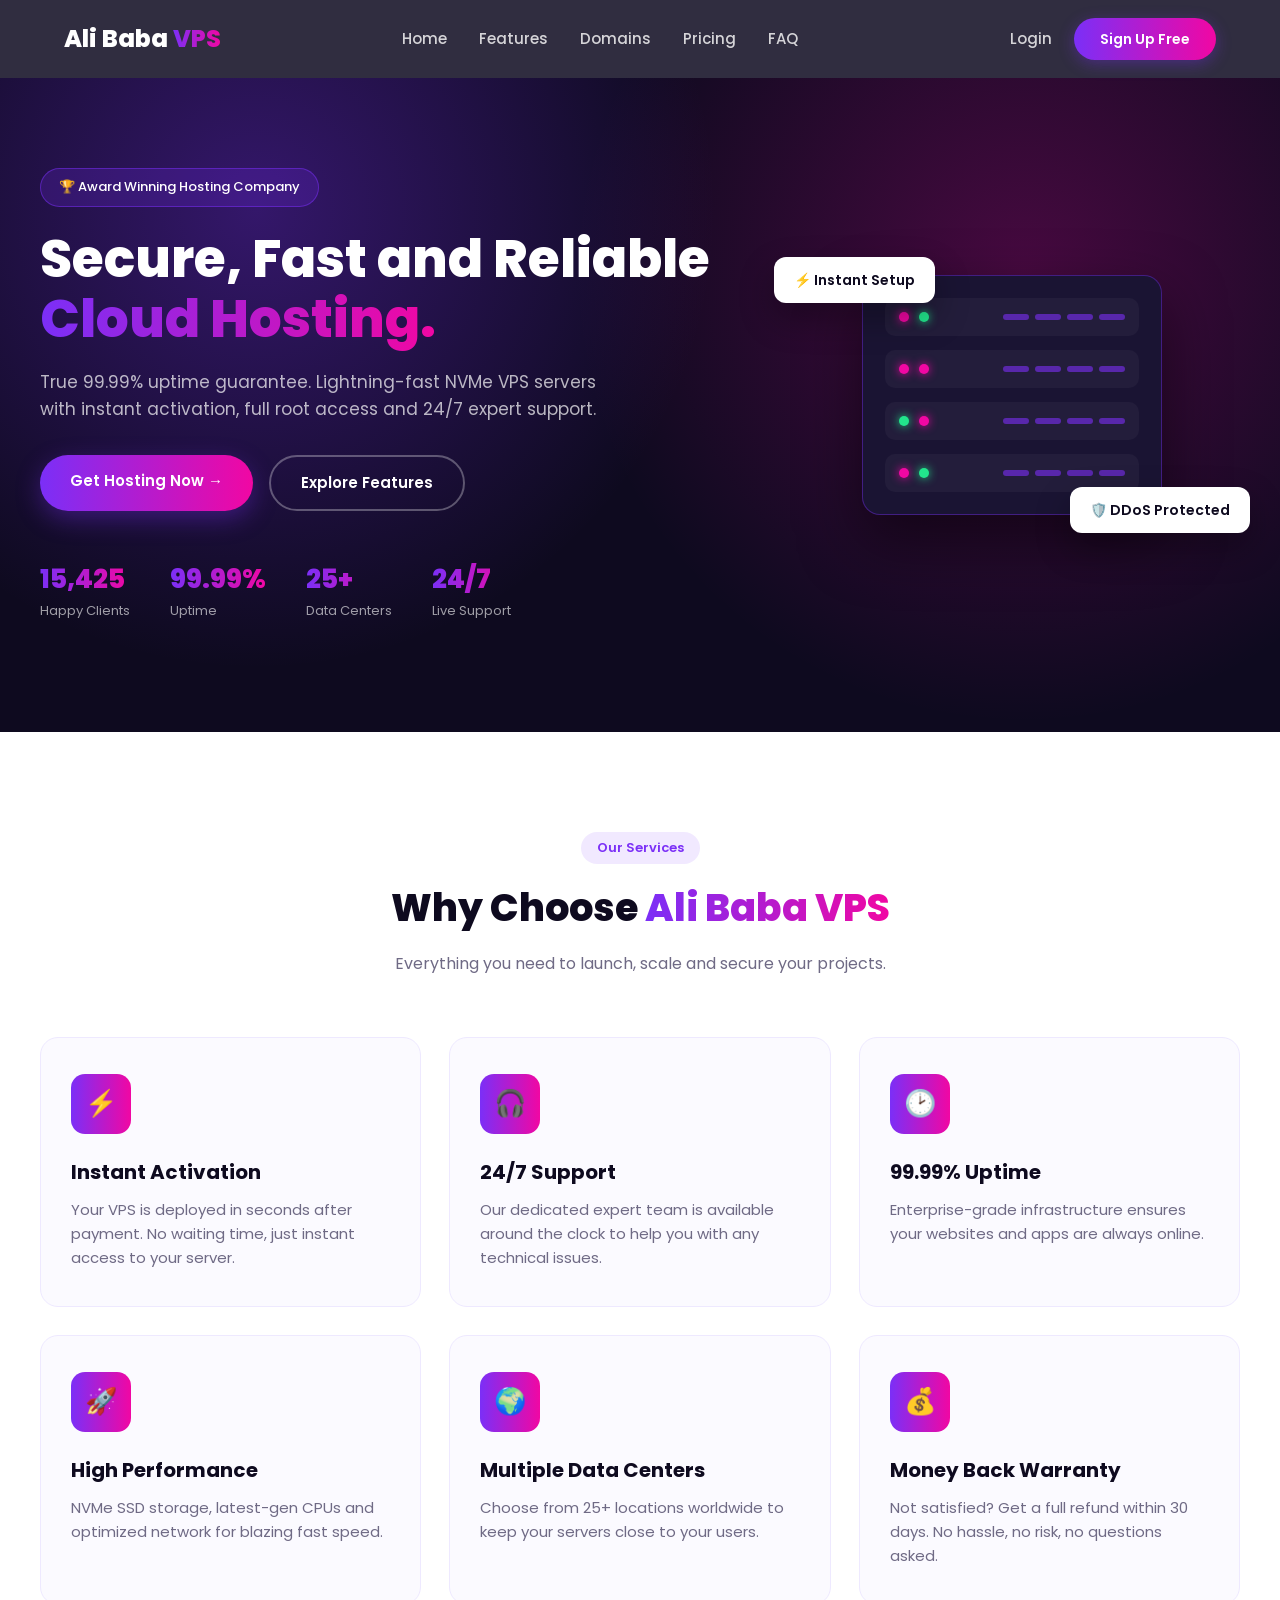
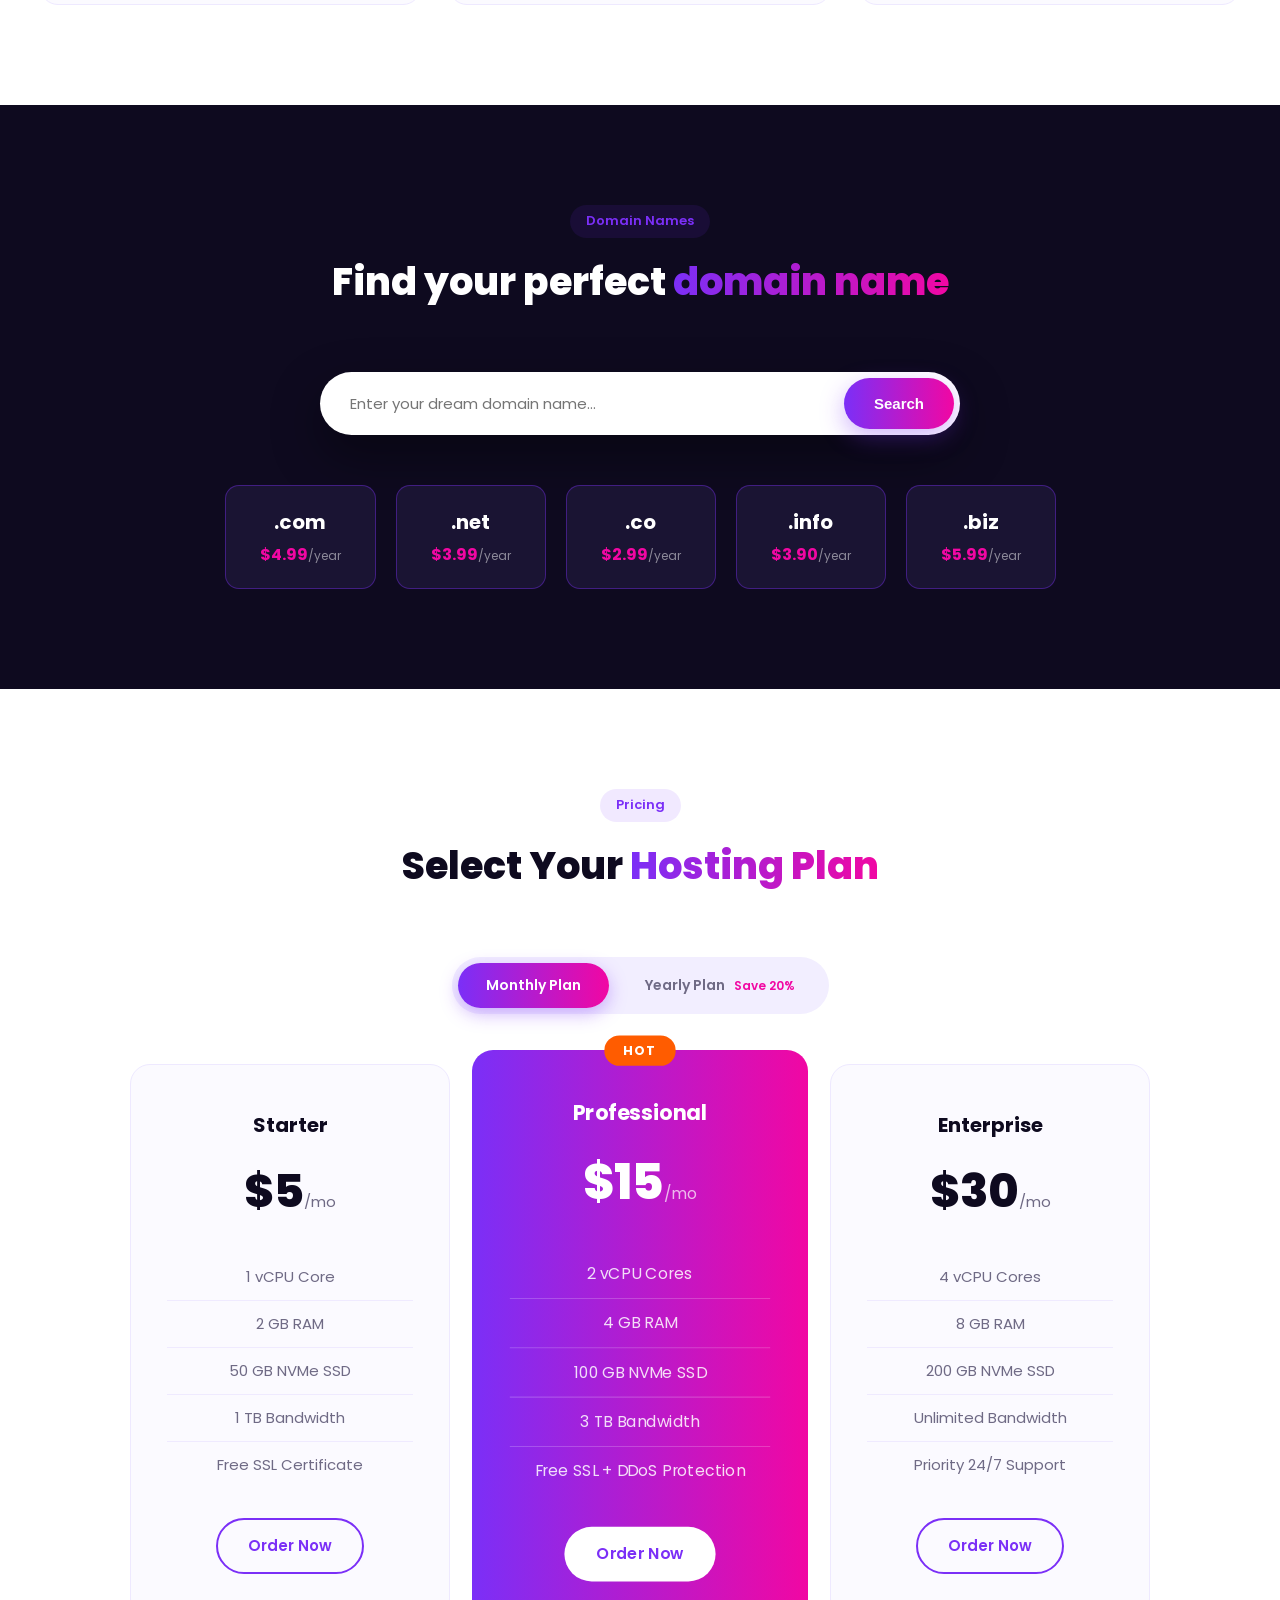
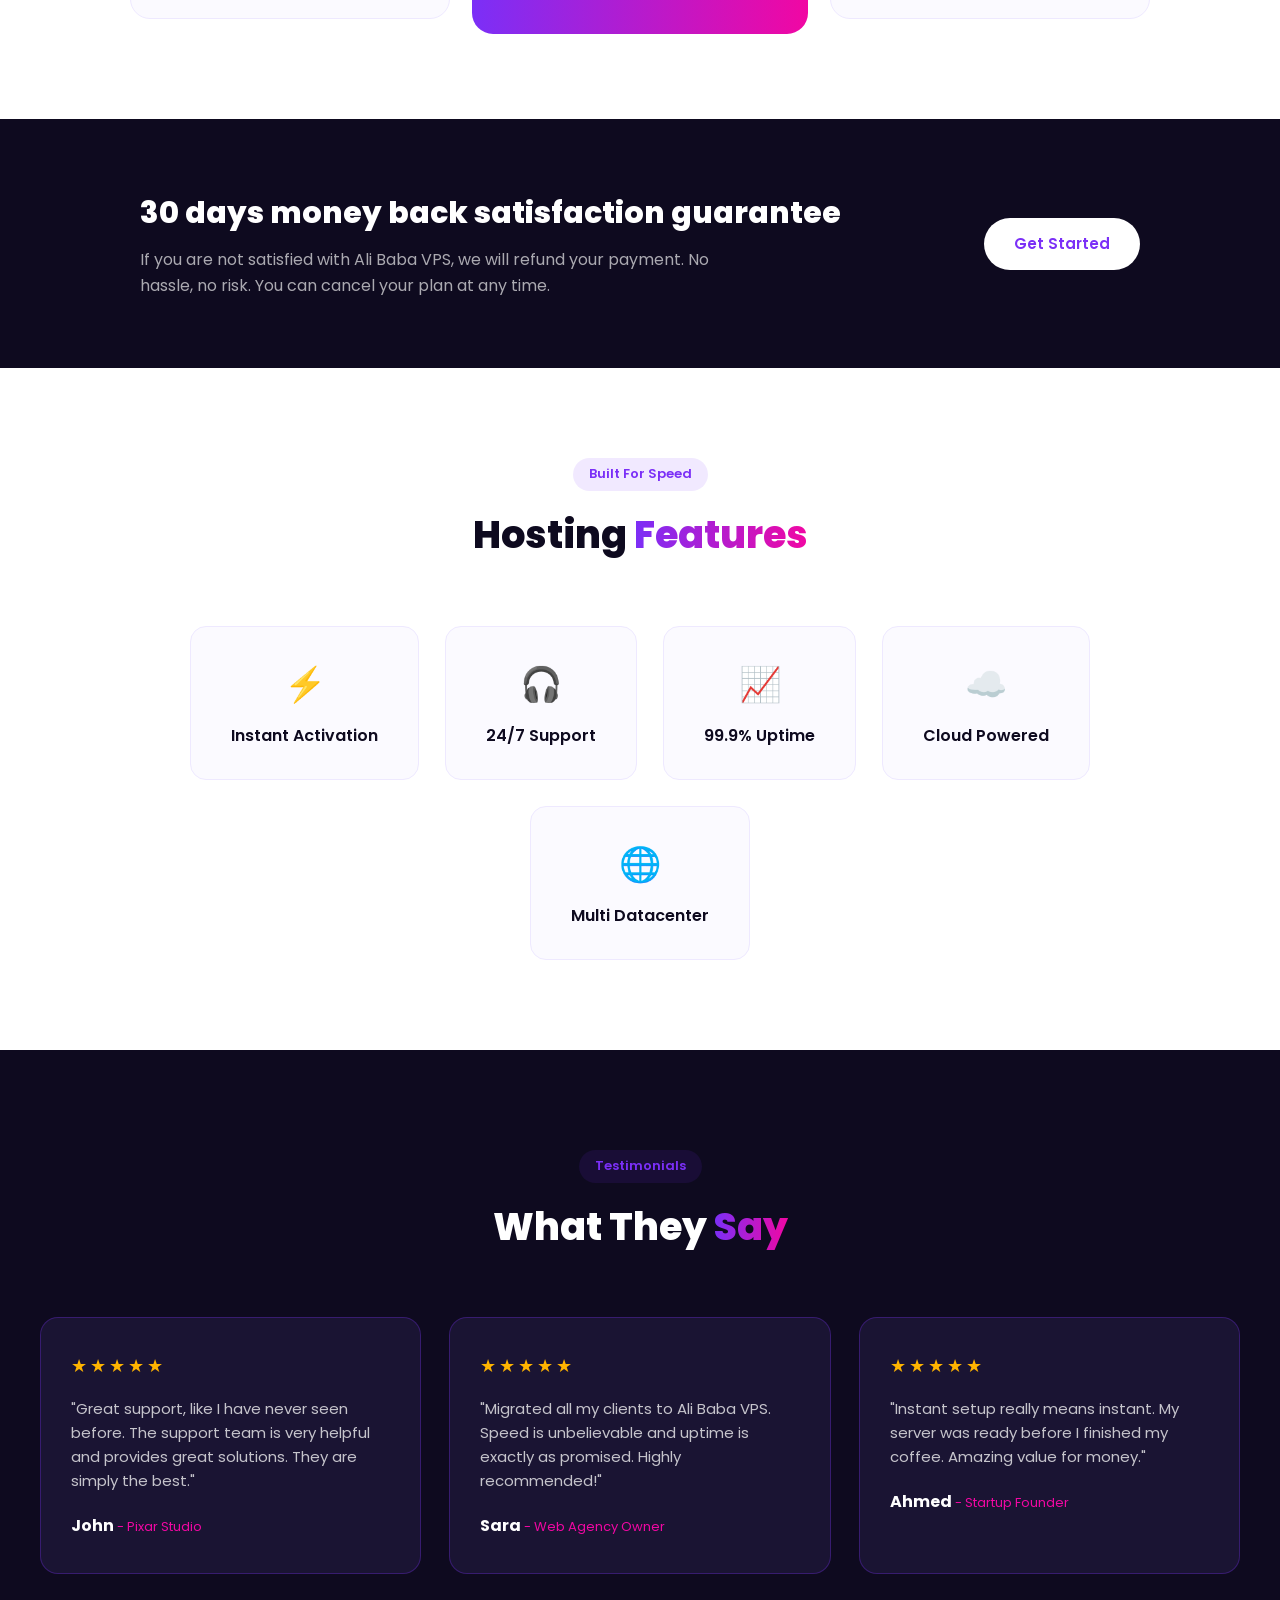
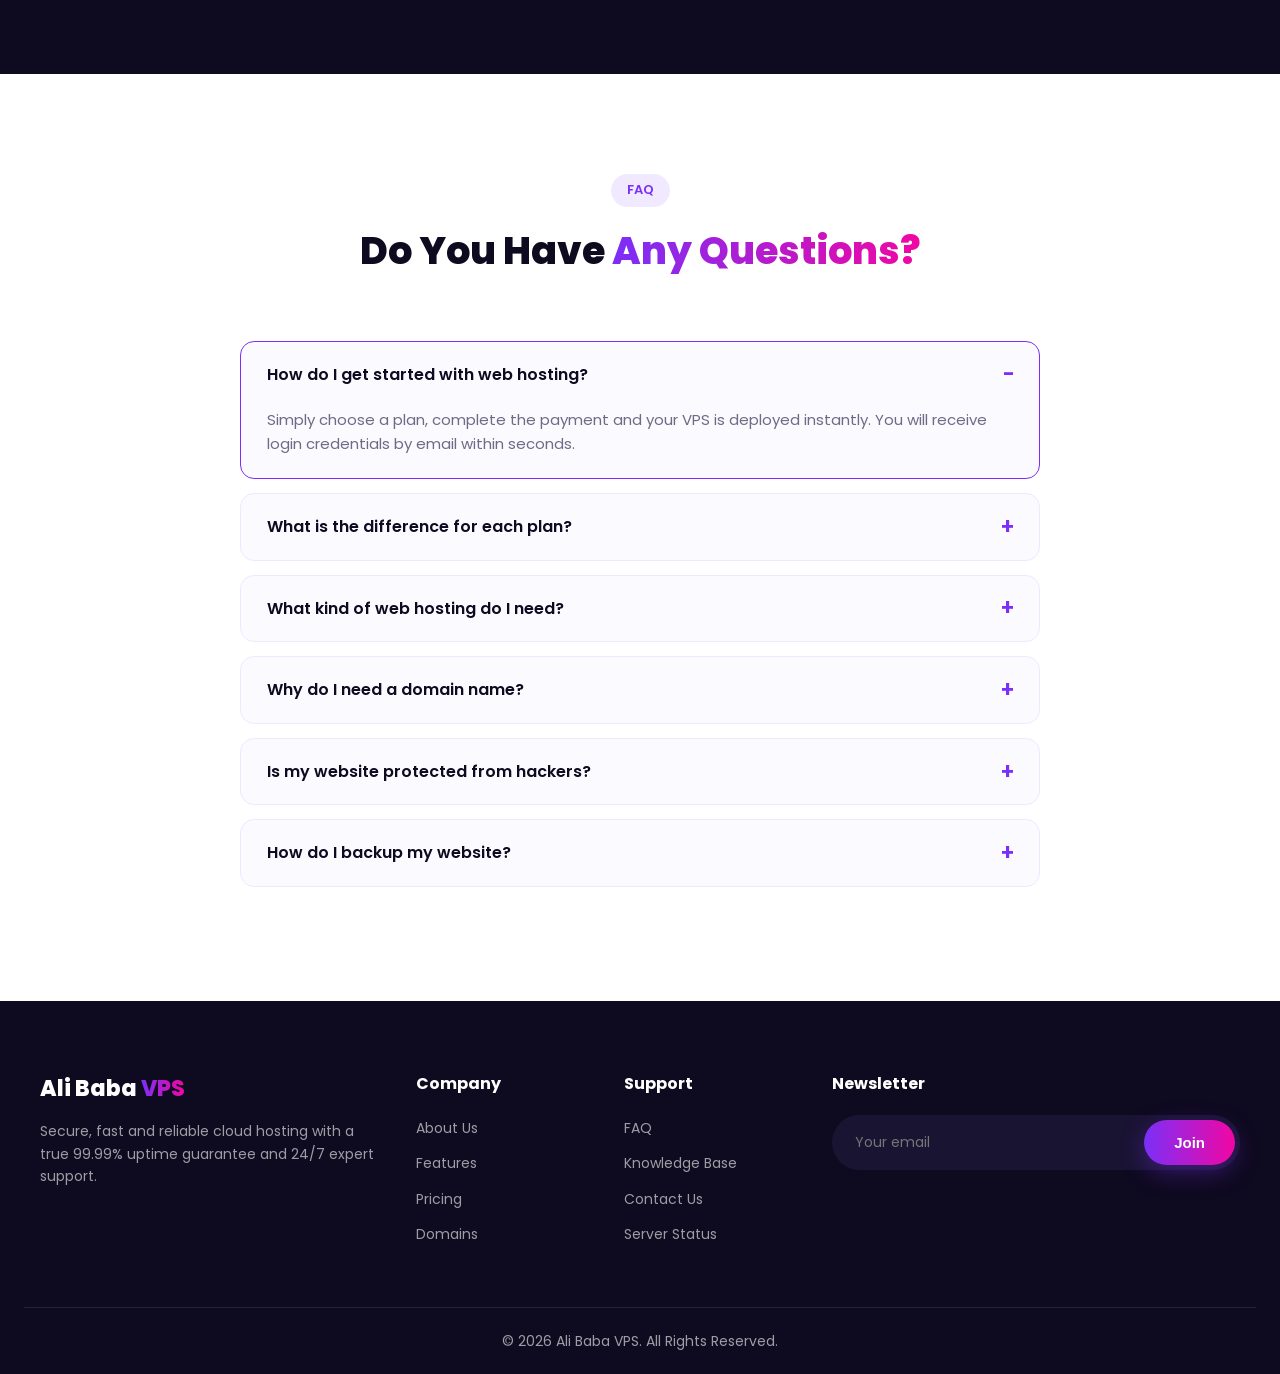
<file: index.html>
<!DOCTYPE html>
<html lang="en">
<head>
<meta charset="UTF-8">
<meta name="viewport" content="width=device-width, initial-scale=1.0">
<title>Ali Baba VPS | Secure, Fast & Reliable Cloud Hosting</title>
<meta name="description" content="Ali Baba VPS - Award winning VPS hosting with 99.99% uptime, 24/7 support and instant activation.">
<link rel="preconnect" href="https://fonts.googleapis.com">
<link href="https://fonts.googleapis.com/css2?family=Poppins:wght@300;400;500;600;700;800&display=swap" rel="stylesheet">
<link rel="stylesheet" href="style.css">

        <meta property="og:title" content="Ali Baba Store" />
        <meta property="og:description" content="Ali Baba Store Ã¢ÂÂ Buy quality products online at best prices. Fast delivery & secure checkout." />
        <meta property="og:type" content="website" />
        <meta property="og:url" content="https://ikramullahk09800.github.io/Ali-Baba/" />
        <meta property="og:image" content="https://ikramullahk09800.github.io/Ali-Baba/og-image.jpg" />
        <meta name="twitter:card" content="summary_large_image" />
        <meta name="twitter:title" content="Ali Baba Store" />
        <meta name="twitter:description" content="Ali Baba Store Ã¢ÂÂ Buy quality products online at best prices. Fast delivery & secure checkout." />
        <link rel="canonical" href="https://ikramullahk09800.github.io/Ali-Baba/index.html" />
        <script type="application/ld+json">
        {
          "@context": "https://schema.org",
          "@type": "WebSite",
          "name": "Ali Baba Store",
          "description": "Ali Baba Store Ã¢ÂÂ Buy quality products online at best prices. Fast delivery & secure checkout.",
          "url": "https://ikramullahk09800.github.io/Ali-Baba/"
        }
        </script>
    </head>
<body>

<header>
  <nav class="nav"> <a href="#home" class="logo">Ali Baba <span>VPS</span></a> <ul class="nav-links"> <li><a href="#home">Home</a></li> <li><a href="#features">Features</a></li> <li><a href="#domains">Domains</a></li> <li><a href="#pricing">Pricing</a></li> <li><a href="#faq">FAQ</a></li> <li></li>
</ul> <div style="display:flex;align-items:center;gap:22px"><a href="login.html" style="color:rgba(255,255,255,.8);font-weight:500;font-size:15px;text-decoration:none">Login</a><a href="signup.html" style="background:linear-gradient(90deg,#7b2ff7,#f107a3);color:#fff;padding:10px 26px;border-radius:50px;font-weight:600;font-size:14px;text-decoration:none;box-shadow:0 4px 15px rgba(123,47,247,.35)">Sign Up Free</a></div></nav>
</header>

<section class="hero" id="home">
  <div class="hero-inner">
    <div class="hero-text">
      <span class="hero-badge">&#127942; Award Winning Hosting Company</span>
      <h1>Secure, Fast and Reliable <span class="grad">Cloud Hosting.</span></h1>
      <p>True 99.99% uptime guarantee. Lightning-fast NVMe VPS servers with instant activation, full root access and 24/7 expert support.</p>
      <div class="hero-buttons">
        <a href="#pricing" class="btn btn-primary">Get Hosting Now &rarr;</a>
        <a href="#features" class="btn btn-ghost">Explore Features</a>
      </div>
      <div class="hero-stats">
        <div class="stat"><h3>15,425</h3><p>Happy Clients</p></div>
        <div class="stat"><h3>99.99%</h3><p>Uptime</p></div>
        <div class="stat"><h3>25+</h3><p>Data Centers</p></div>
        <div class="stat"><h3>24/7</h3><p>Live Support</p></div>
      </div>
    </div>
    <div class="hero-visual">
      <div class="server">
        <div class="server-row"><span class="led"></span><span class="led green"></span><div class="bars"><i></i><i></i><i></i><i></i></div></div>
        <div class="server-row"><span class="led"></span><span class="led"></span><div class="bars"><i></i><i></i><i></i><i></i></div></div>
        <div class="server-row"><span class="led green"></span><span class="led"></span><div class="bars"><i></i><i></i><i></i><i></i></div></div>
        <div class="server-row"><span class="led"></span><span class="led green"></span><div class="bars"><i></i><i></i><i></i><i></i></div></div>
      </div>
      <div class="float-card fc1">&#9889; Instant Setup</div>
      <div class="float-card fc2">&#128737;&#65039; DDoS Protected</div>
    </div>
  </div>
</section>

<section class="features" id="features">
  <div class="section-head">
    <span class="tag">Our Services</span>
    <h2>Why Choose <span class="grad">Ali Baba VPS</span></h2>
    <p>Everything you need to launch, scale and secure your projects.</p>
  </div>
  <div class="cards">
    <div class="card"><div class="icon">&#9889;</div><h3>Instant Activation</h3><p>Your VPS is deployed in seconds after payment. No waiting time, just instant access to your server.</p></div>
    <div class="card"><div class="icon">&#127911;</div><h3>24/7 Support</h3><p>Our dedicated expert team is available around the clock to help you with any technical issues.</p></div>
    <div class="card"><div class="icon">&#128337;</div><h3>99.99% Uptime</h3><p>Enterprise-grade infrastructure ensures your websites and apps are always online.</p></div>
    <div class="card"><div class="icon">&#128640;</div><h3>High Performance</h3><p>NVMe SSD storage, latest-gen CPUs and optimized network for blazing fast speed.</p></div>
    <div class="card"><div class="icon">&#127757;</div><h3>Multiple Data Centers</h3><p>Choose from 25+ locations worldwide to keep your servers close to your users.</p></div>
    <div class="card"><div class="icon">&#128176;</div><h3>Money Back Warranty</h3><p>Not satisfied? Get a full refund within 30 days. No hassle, no risk, no questions asked.</p></div>
  </div>
</section>

<section class="domains" id="domains">
  <div class="section-head">
    <span class="tag">Domain Names</span>
    <h2>Find your perfect <span class="grad">domain name</span></h2>
  </div>
  <form class="domain-search" onsubmit="return false;">
    <input type="text" placeholder="Enter your dream domain name...">
    <button class="btn btn-primary" type="submit">Search</button>
  </form>
  <div class="domain-prices">
    <div class="tld"><h4>.com</h4><p>$4.99<span>/year</span></p></div>
    <div class="tld"><h4>.net</h4><p>$3.99<span>/year</span></p></div>
    <div class="tld"><h4>.co</h4><p>$2.99<span>/year</span></p></div>
    <div class="tld"><h4>.info</h4><p>$3.90<span>/year</span></p></div>
    <div class="tld"><h4>.biz</h4><p>$5.99<span>/year</span></p></div>
  </div>
</section>

<section class="pricing" id="pricing">
  <div class="section-head">
    <span class="tag">Pricing</span>
    <h2>Select Your <span class="grad">Hosting Plan</span></h2>
  </div>
  <div class="billing-toggle">
    <button class="toggle-btn active" data-billing="monthly">Monthly Plan</button>
    <button class="toggle-btn" data-billing="yearly">Yearly Plan <em>Save 20%</em></button>
  </div>
  <div class="pricing-cards">
    <div class="price-card">
      <h3>Starter</h3>
      <div class="price">$<span class="amount" data-monthly="5" data-yearly="4">5</span><span class="per">/mo</span></div>
      <ul><li>1 vCPU Core</li><li>2 GB RAM</li><li>50 GB NVMe SSD</li><li>1 TB Bandwidth</li><li>Free SSL Certificate</li></ul>
      <a href="#" class="btn btn-outline">Order Now</a>
    </div>
    <div class="price-card popular">
      <span class="badge">HOT</span>
      <h3>Professional</h3>
      <div class="price">$<span class="amount" data-monthly="15" data-yearly="12">15</span><span class="per">/mo</span></div>
      <ul><li>2 vCPU Cores</li><li>4 GB RAM</li><li>100 GB NVMe SSD</li><li>3 TB Bandwidth</li><li>Free SSL + DDoS Protection</li></ul>
      <a href="#" class="btn btn-white">Order Now</a>
    </div>
    <div class="price-card">
      <h3>Enterprise</h3>
      <div class="price">$<span class="amount" data-monthly="30" data-yearly="24">30</span><span class="per">/mo</span></div>
      <ul><li>4 vCPU Cores</li><li>8 GB RAM</li><li>200 GB NVMe SSD</li><li>Unlimited Bandwidth</li><li>Priority 24/7 Support</li></ul>
      <a href="#" class="btn btn-outline">Order Now</a>
    </div>
  </div>
</section>

<section class="guarantee">
  <div class="guarantee-inner">
    <div>
      <h2>30 days money back satisfaction guarantee</h2>
      <p>If you are not satisfied with Ali Baba VPS, we will refund your payment. No hassle, no risk. You can cancel your plan at any time.</p>
    </div>
    <a href="#pricing" class="btn btn-white">Get Started</a>
  </div>
</section>

<section class="speed">
  <div class="section-head">
    <span class="tag">Built For Speed</span>
    <h2>Hosting <span class="grad">Features</span></h2>
  </div>
  <div class="speed-list">
    <div class="speed-item"><div class="s-icon">&#9889;</div><p>Instant Activation</p></div>
    <div class="speed-item"><div class="s-icon">&#127911;</div><p>24/7 Support</p></div>
    <div class="speed-item"><div class="s-icon">&#128200;</div><p>99.9% Uptime</p></div>
    <div class="speed-item"><div class="s-icon">&#9729;&#65039;</div><p>Cloud Powered</p></div>
    <div class="speed-item"><div class="s-icon">&#127760;</div><p>Multi Datacenter</p></div>
  </div>
</section>

<section class="testimonials">
  <div class="section-head">
    <span class="tag">Testimonials</span>
    <h2>What They <span class="grad">Say</span></h2>
  </div>
  <div class="t-cards">
    <div class="t-card"><div class="stars">&#9733;&#9733;&#9733;&#9733;&#9733;</div><p>"Great support, like I have never seen before. The support team is very helpful and provides great solutions. They are simply the best."</p><h4>John <span>- Pixar Studio</span></h4></div>
    <div class="t-card"><div class="stars">&#9733;&#9733;&#9733;&#9733;&#9733;</div><p>"Migrated all my clients to Ali Baba VPS. Speed is unbelievable and uptime is exactly as promised. Highly recommended!"</p><h4>Sara <span>- Web Agency Owner</span></h4></div>
    <div class="t-card"><div class="stars">&#9733;&#9733;&#9733;&#9733;&#9733;</div><p>"Instant setup really means instant. My server was ready before I finished my coffee. Amazing value for money."</p><h4>Ahmed <span>- Startup Founder</span></h4></div>
  </div>
</section>

<section class="faq" id="faq">
  <div class="section-head">
    <span class="tag">FAQ</span>
    <h2>Do You Have <span class="grad">Any Questions?</span></h2>
  </div>
  <div class="faq-list">
    <details open><summary>How do I get started with web hosting?</summary><p>Simply choose a plan, complete the payment and your VPS is deployed instantly. You will receive login credentials by email within seconds.</p></details>
    <details><summary>What is the difference for each plan?</summary><p>Each plan differs in vCPU cores, RAM, NVMe storage and bandwidth. Higher plans include more resources and priority support.</p></details>
    <details><summary>What kind of web hosting do I need?</summary><p>For small websites the Starter plan is perfect. For business apps and growing traffic we recommend Professional or Enterprise.</p></details>
    <details><summary>Why do I need a domain name?</summary><p>A domain name is your address on the internet. It makes your website easy to find and builds trust with your visitors.</p></details>
    <details><summary>Is my website protected from hackers?</summary><p>Yes. Every VPS includes free DDoS protection, firewall options and free SSL certificates to keep your data secure.</p></details>
    <details><summary>How do I backup my website?</summary><p>You can create automatic backups from your control panel, or our team can set up scheduled backups for you on request.</p></details>
  </div>
</section>

<footer>
  <div class="footer-grid">
    <div>
      <a href="#home" class="logo footer-logo">Ali Baba <span>VPS</span></a>
      <p>Secure, fast and reliable cloud hosting with a true 99.99% uptime guarantee and 24/7 expert support.</p>
    </div>
    <div>
      <h4>Company</h4>
      <ul><li><a href="#home">About Us</a></li><li><a href="#features">Features</a></li><li><a href="#pricing">Pricing</a></li><li><a href="#domains">Domains</a></li></ul>
    </div>
    <div>
      <h4>Support</h4>
      <ul><li><a href="#faq">FAQ</a></li><li><a href="#">Knowledge Base</a></li><li><a href="#">Contact Us</a></li><li><a href="#">Server Status</a></li></ul>
    </div>
    <div>
      <h4>Newsletter</h4>
      <form class="newsletter" onsubmit="return false;">
        <input type="email" placeholder="Your email">
        <button class="btn btn-primary" type="submit">Join</button>
      </form>
    </div>
  </div>
  <div class="footer-bottom"><p>&copy; 2026 Ali Baba VPS. All Rights Reserved.</p></div>
</footer>

<script>
document.querySelectorAll('.toggle-btn').forEach(function(btn){
  btn.addEventListener('click', function(){
    document.querySelectorAll('.toggle-btn').forEach(function(b){ b.classList.remove('active'); });
    btn.classList.add('active');
    var billing = btn.getAttribute('data-billing');
    document.querySelectorAll('.amount').forEach(function(a){
      a.textContent = a.getAttribute('data-' + billing);
    });
  });
});
</script>
</body>
</html>
</file>
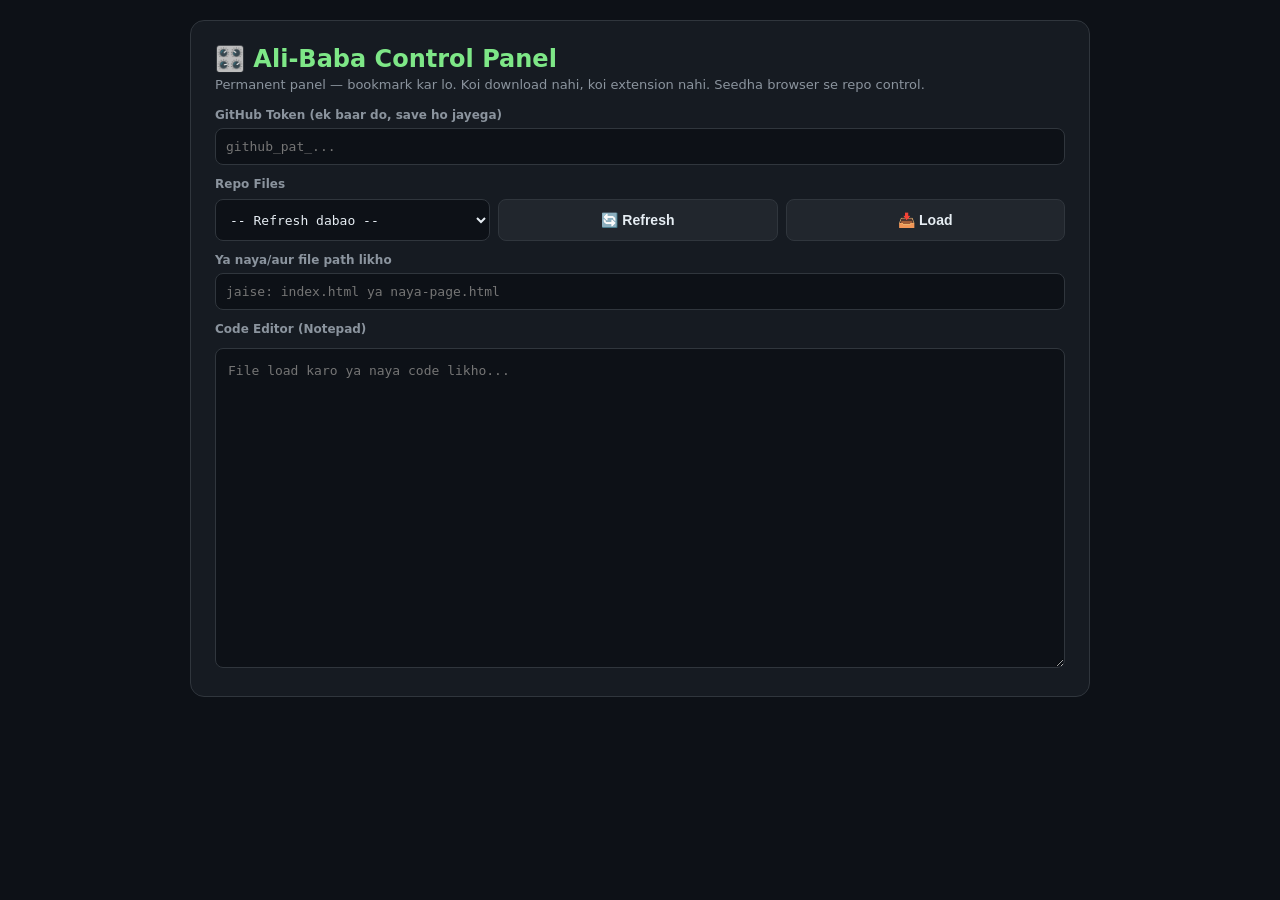
<file: admin.html>
<!DOCTYPE html>
<html lang="hi">
<head>
<meta charset="UTF-8">
<title>Ali-Baba Control Panel</title>
<style>
*{box-sizing:border-box;margin:0;padding:0}
body{font-family:system-ui;background:#0d1117;color:#e6edf3;padding:20px}
.box{max-width:900px;margin:0 auto;background:#161b22;border:1px solid #30363d;border-radius:14px;padding:24px}
h1{font-size:24px;color:#7ee787;margin-bottom:4px}
p{color:#8b949e;font-size:13px;margin-bottom:16px}
label{display:block;font-size:12px;color:#8b949e;font-weight:700;margin:12px 0 6px}
input,select{width:100%;padding:10px;background:#0d1117;border:1px solid #30363d;border-radius:8px;color:#e6edf3;font-family:monospace;font-size:13px}
textarea{width:100%;min-height:320px;padding:12px;background:#0d1117;border:1px solid #30363d;border-radius:8px;color:#e6edf3;font-family:monospace;font-size:13px;line-height:1.5;margin-top:6px}
.row{display:flex;gap:8px;margin-top:8px}
.row>*{flex:1}
button{padding:12px;border:none;border-radius:8px;font-weight:700;cursor:pointer;font-size:14px}
.primary{background:#238636;color:#fff;width:100%;margin-top:12px;padding:14px;font-size:16px}
.sec{background:#21262d;color:#e6edf3;border:1px solid #30363d}
.log{margin-top:14px;background:#0d1117;border:1px solid #30363d;border-radius:8px;padding:12px;height:180px;overflow:auto;font-family:monospace;font-size:12px;white-space:pre-wrap}
.ok{color:#3fb950}.err{color:#f85149}.warn{color:#d29922}
</style>
</head>
<body>
<div class="box">
<h1>🎛️ Ali-Baba Control Panel</h1>
<p>Permanent panel — bookmark kar lo. Koi download nahi, koi extension nahi. Seedha browser se repo control.</p>

<label>GitHub Token (ek baar do, save ho jayega)</label>
<input id="token" type="password" placeholder="github_pat_...">

<label>Repo Files</label>
<div class="row">
<select id="fileSelect"><option value="">-- Refresh dabao --</option></select>
<button class="sec" onclick="refreshFiles()">🔄 Refresh</button>
<button class="sec" onclick="loadFile()">📥 Load</button>
</div>

<label>Ya naya/aur file path likho</label>
<input id="newPath" placeholder="jaise: index.html ya naya-page.html">

<label>Code Editor (Notepad)</label>
<textarea id="editor" spellcheck="false" placeholder="File load karo ya naya code likho...">
</file>
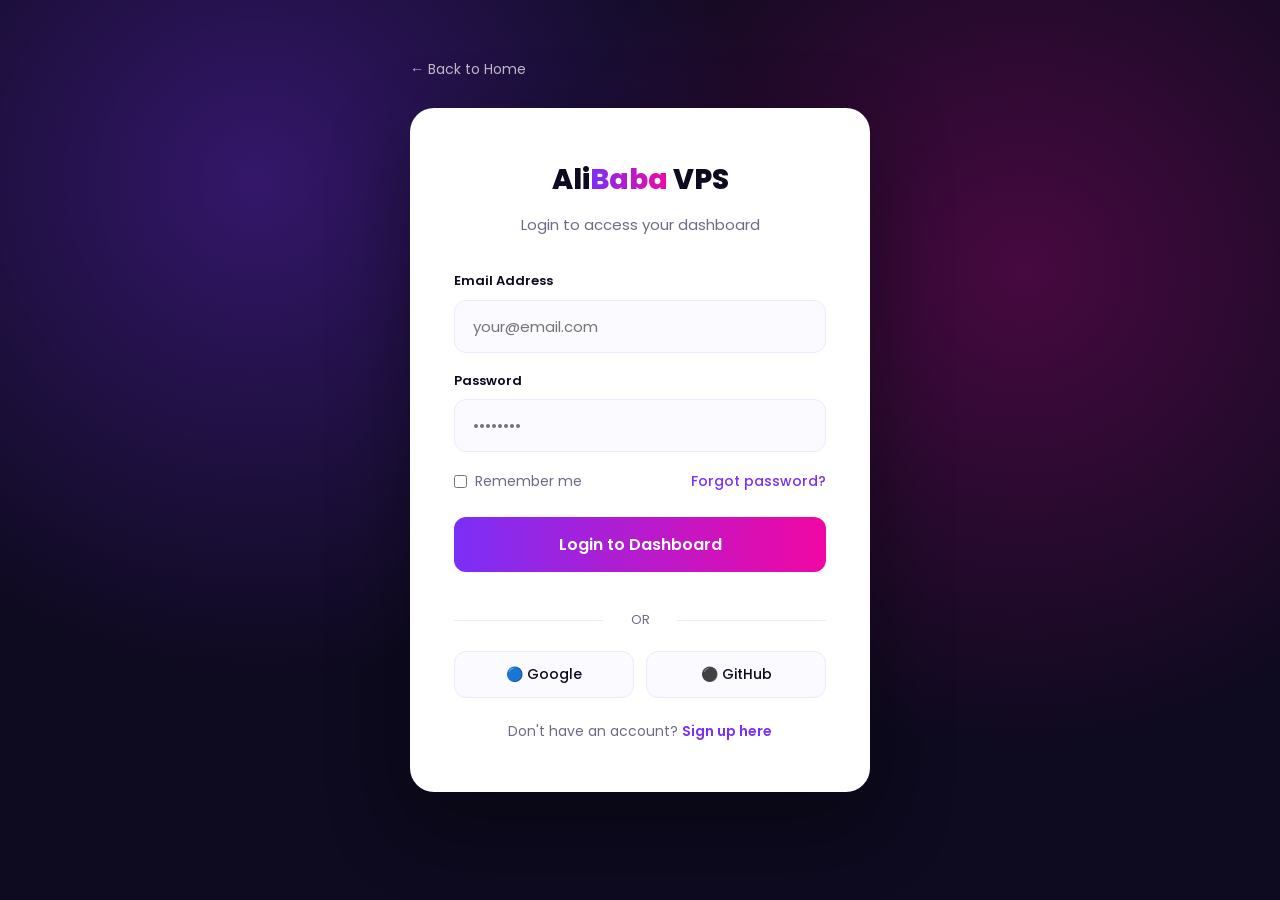
<file: login.html>
<!DOCTYPE html>
<html lang="en">
<head>
<meta charset="UTF-8">
<meta name="viewport" content="width=device-width, initial-scale=1.0">
<title>Login - Ali-Baba VPS</title>
<link rel="stylesheet" href="style.css">
<link href="https://fonts.googleapis.com/css2?family=Poppins:wght@300;400;500;600;700;800&display=swap" rel="stylesheet">
<style>
.auth-wrap{min-height:100vh;background:radial-gradient(circle at 20% 20%,rgba(123,47,247,.35),transparent 40%),radial-gradient(circle at 80% 30%,rgba(241,7,163,.25),transparent 40%),var(--dark);display:flex;align-items:center;justify-content:center;padding:40px 20px}
.auth-card{background:#fff;border-radius:24px;padding:50px 44px;width:100%;max-width:460px;box-shadow:0 30px 80px rgba(0,0,0,.4);position:relative}
.auth-logo{text-align:center;font-size:28px;font-weight:800;margin-bottom:10px;color:#0e0a1f}
.auth-logo span{background:linear-gradient(90deg,#7b2ff7,#f107a3);-webkit-background-clip:text;background-clip:text;-webkit-text-fill-color:transparent}
.auth-subtitle{text-align:center;color:#6f6a85;font-size:15px;margin-bottom:34px}
.form-group{margin-bottom:18px}
.form-group label{display:block;font-size:13px;font-weight:600;color:#0e0a1f;margin-bottom:8px}
.form-group input{width:100%;padding:14px 18px;border:1.5px solid #eee9ff;border-radius:12px;font-family:inherit;font-size:15px;background:#fbfaff;color:#0e0a1f}
.form-group input:focus{outline:none;border-color:#7b2ff7;background:#fff;box-shadow:0 0 0 4px rgba(123,47,247,.1)}
.form-row{display:flex;justify-content:space-between;align-items:center;margin-bottom:24px;font-size:14px}
.remember{display:flex;align-items:center;gap:8px;color:#6f6a85}
.remember input{accent-color:#7b2ff7}
.forgot{color:#7b2ff7;font-weight:500;text-decoration:none}
.btn-auth{width:100%;padding:15px;background:linear-gradient(90deg,#7b2ff7,#f107a3);color:#fff;border:none;border-radius:12px;font-family:inherit;font-size:16px;font-weight:600;cursor:pointer;margin-bottom:18px}
.btn-auth:hover{transform:translateY(-2px);box-shadow:0 10px 25px rgba(123,47,247,.35)}
.divider{text-align:center;color:#6f6a85;font-size:13px;margin:20px 0;position:relative}
.divider:before,.divider:after{content:'';position:absolute;top:50%;width:40%;height:1px;background:#eee9ff}
.divider:before{left:0}.divider:after{right:0}
.social-btns{display:flex;gap:12px;margin-bottom:22px}
.social-btn{flex:1;padding:12px;background:#fbfaff;border:1.5px solid #eee9ff;border-radius:12px;font-family:inherit;font-size:14px;font-weight:500;cursor:pointer;color:#0e0a1f}
.auth-footer{text-align:center;color:#6f6a85;font-size:14px}
.auth-footer a{color:#7b2ff7;font-weight:600;text-decoration:none}
.back-home{position:absolute;top:-50px;left:0;color:rgba(255,255,255,.7);font-size:14px;text-decoration:none}
</style>
</head>
<body>
<div class="auth-wrap">
  <div class="auth-card">
    <a href="index.html" class="back-home">← Back to Home</a>
    <div class="auth-logo">Ali<span>Baba</span> VPS</div>
    <p class="auth-subtitle">Login to access your dashboard</p>
    <form onsubmit="event.preventDefault();alert('Login feature coming soon!')">
      <div class="form-group"><label>Email Address</label><input type="email" placeholder="your@email.com" required></div>
      <div class="form-group"><label>Password</label><input type="password" placeholder="••••••••" required></div>
      <div class="form-row"><label class="remember"><input type="checkbox"> Remember me</label><a href="#" class="forgot">Forgot password?</a></div>
      <button type="submit" class="btn-auth">Login to Dashboard</button>
    </form>
    <div class="divider">OR</div>
    <div class="social-btns"><button class="social-btn">🔵 Google</button><button class="social-btn">⚫ GitHub</button></div>
    <p class="auth-footer">Don't have an account? <a href="signup.html">Sign up here</a></p>
  </div>
</div>
</body>
</html>
</file>
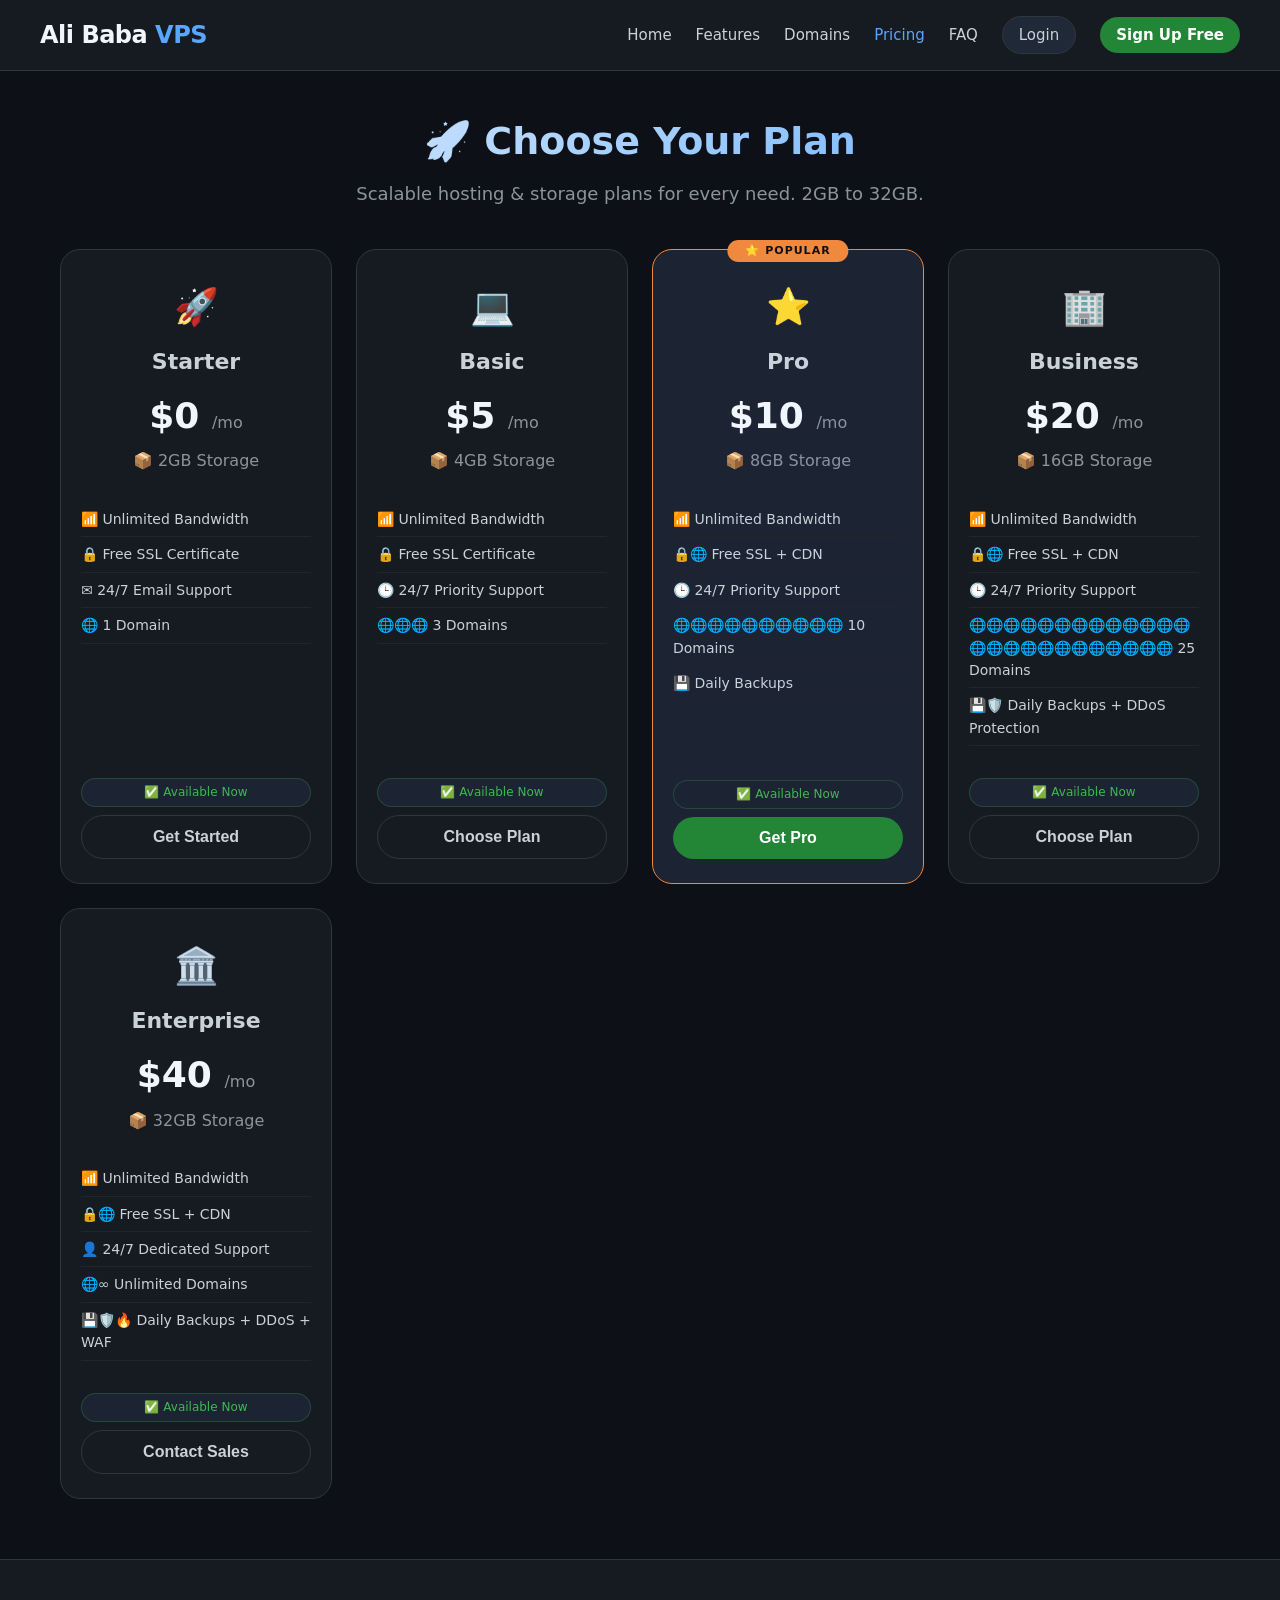
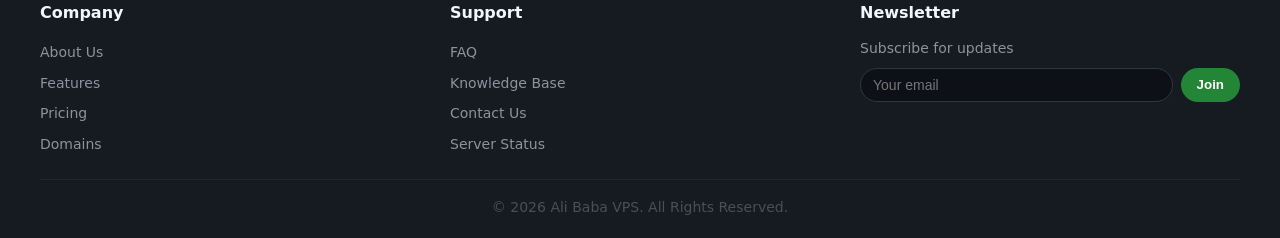
<file: pricing.html>
<!DOCTYPE html>
<html lang="en">
<head>
    <meta charset="UTF-8" />
    <meta name="viewport" content="width=device-width, initial-scale=1.0" />
    <title>Pricing | Ali Baba VPS</title>
    <style>
        * {
            margin: 0;
            padding: 0;
            box-sizing: border-box;
        }
        body {
            font-family: system-ui, -apple-system, 'Segoe UI', Roboto, sans-serif;
            background: #0d1117;
            color: #c9d1d9;
            line-height: 1.6;
        }
        /* Header styles from your site */
        header {
            background: #161b22;
            padding: 16px 40px;
            border-bottom: 1px solid #30363d;
            display: flex;
            align-items: center;
            justify-content: space-between;
            flex-wrap: wrap;
        }
        .logo {
            font-size: 24px;
            font-weight: 700;
            color: #f0f6fc;
            letter-spacing: -0.5px;
        }
        .logo span {
            color: #58a6ff;
        }
        nav {
            display: flex;
            gap: 24px;
            align-items: center;
            flex-wrap: wrap;
        }
        nav a {
            color: #c9d1d9;
            text-decoration: none;
            font-size: 15px;
            font-weight: 500;
            transition: 0.15s;
        }
        nav a:hover {
            color: #58a6ff;
        }
        nav .login {
            background: #1f2937;
            padding: 6px 16px;
            border-radius: 40px;
            border: 1px solid #30363d;
        }
        nav .signup {
            background: #238636;
            padding: 6px 16px;
            border-radius: 40px;
            color: white;
            font-weight: 600;
        }
        nav .signup:hover {
            background: #2ea043;
            color: white;
        }
        /* Pricing section */
        .pricing-hero {
            max-width: 1200px;
            margin: 40px auto;
            padding: 0 20px;
        }
        .pricing-title {
            font-size: 38px;
            text-align: center;
            background: linear-gradient(135deg, #f0f6fc, #58a6ff);
            -webkit-background-clip: text;
            -webkit-text-fill-color: transparent;
            margin-bottom: 8px;
        }
        .pricing-subtitle {
            text-align: center;
            color: #8b949e;
            font-size: 18px;
            margin-bottom: 40px;
        }
        .pricing-grid {
            display: grid;
            grid-template-columns: repeat(auto-fit, minmax(220px, 1fr));
            gap: 24px;
        }
        .plan-card {
            background: #161b22;
            border: 1px solid #30363d;
            border-radius: 20px;
            padding: 28px 20px 24px;
            text-align: center;
            transition: 0.25s ease;
            display: flex;
            flex-direction: column;
        }
        .plan-card:hover {
            border-color: #58a6ff;
            transform: translateY(-6px);
            box-shadow: 0 20px 40px -12px rgba(0,0,0,0.6);
        }
        .plan-card.featured {
            border-color: #f0883e;
            background: #1c2333;
            position: relative;
        }
        .plan-card.featured::before {
            content: "⭐ POPULAR";
            position: absolute;
            top: -10px;
            left: 50%;
            transform: translateX(-50%);
            background: #f0883e;
            color: #0d1117;
            font-size: 11px;
            font-weight: 700;
            padding: 2px 18px;
            border-radius: 30px;
            letter-spacing: 1px;
        }
        .plan-icon {
            font-size: 36px;
            margin-bottom: 8px;
        }
        .plan-name {
            font-size: 22px;
            font-weight: 700;
        }
        .plan-price {
            font-size: 36px;
            font-weight: 800;
            margin: 8px 0 4px;
            color: #f0f6fc;
        }
        .plan-price small {
            font-size: 16px;
            font-weight: 400;
            color: #8b949e;
        }
        .plan-storage {
            font-size: 16px;
            color: #8b949e;
            margin-bottom: 12px;
        }
        .plan-features {
            list-style: none;
            text-align: left;
            margin: 16px 0 24px;
            flex: 1;
            padding: 0;
        }
        .plan-features li {
            padding: 6px 0;
            font-size: 14px;
            color: #c9d1d9;
            border-bottom: 1px solid #21262d;
            display: flex;
            align-items: center;
            gap: 8px;
        }
        .availability-badge {
            display: inline-block;
            background: #1c2333;
            padding: 4px 14px;
            border-radius: 30px;
            font-size: 12px;
            color: #3fb950;
            border: 1px solid #3fb95040;
            margin-top: 8px;
        }
        .btn-plan {
            background: #238636;
            color: white;
            border: none;
            padding: 12px 0;
            border-radius: 40px;
            font-weight: 600;
            font-size: 16px;
            cursor: pointer;
            transition: 0.15s;
            width: 100%;
            margin-top: 8px;
        }
        .btn-plan:hover {
            background: #2ea043;
        }
        .btn-plan.outline {
            background: transparent;
            border: 1px solid #30363d;
            color: #c9d1d9;
        }
        .btn-plan.outline:hover {
            border-color: #58a6ff;
            background: #0d1117;
        }
        /* Footer styles */
        footer {
            background: #161b22;
            border-top: 1px solid #30363d;
            padding: 40px 40px 20px;
            margin-top: 60px;
        }
        .footer-grid {
            max-width: 1200px;
            margin: 0 auto;
            display: grid;
            grid-template-columns: repeat(auto-fit, minmax(180px, 1fr));
            gap: 30px;
        }
        .footer-col h4 {
            color: #f0f6fc;
            font-size: 16px;
            margin-bottom: 12px;
        }
        .footer-col a {
            display: block;
            color: #8b949e;
            text-decoration: none;
            font-size: 14px;
            padding: 4px 0;
        }
        .footer-col a:hover {
            color: #58a6ff;
        }
        .footer-col .newsletter {
            display: flex;
            gap: 8px;
            margin-top: 8px;
        }
        .footer-col .newsletter input {
            flex: 1;
            padding: 8px 12px;
            border-radius: 30px;
            border: 1px solid #30363d;
            background: #0d1117;
            color: #c9d1d9;
            font-size: 14px;
        }
        .footer-col .newsletter button {
            background: #238636;
            border: none;
            padding: 8px 16px;
            border-radius: 30px;
            color: white;
            font-weight: 600;
            cursor: pointer;
        }
        .footer-col .newsletter button:hover {
            background: #2ea043;
        }
        .footer-bottom {
            max-width: 1200px;
            margin: 20px auto 0;
            border-top: 1px solid #21262d;
            padding-top: 16px;
            font-size: 14px;
            color: #484f58;
            text-align: center;
        }
        @media (max-width: 640px) {
            header { flex-direction: column; gap: 12px; }
            nav { justify-content: center; }
            .pricing-grid { grid-template-columns: 1fr; }
        }
    </style>
</head>
<body>
    <!-- Header as per your screenshot -->
    <header>
        <div class="logo">Ali Baba <span>VPS</span></div>
        <nav>
            <a href="index.html">Home</a>
            <a href="#">Features</a>
            <a href="#">Domains</a>
            <a href="pricing.html" style="color:#58a6ff;">Pricing</a>
            <a href="#">FAQ</a>
            <a href="#" class="login">Login</a>
            <a href="#" class="signup">Sign Up Free</a>
        </nav>
    </header>

    <!-- Pricing Section -->
    <section class="pricing-hero">
        <h1 class="pricing-title">🚀 Choose Your Plan</h1>
        <p class="pricing-subtitle">Scalable hosting &amp; storage plans for every need. 2GB to 32GB.</p>
        <div class="pricing-grid">
            
                        <div class="plan-card ">
                            <div class="plan-icon">🚀</div>
                            <div class="plan-name">Starter</div>
                            <div class="plan-price">$0 <small>/mo</small></div>
                            <div class="plan-storage">📦 2GB Storage</div>
                            <ul class="plan-features">
                                <li>📶 Unlimited Bandwidth</li><li>🔒 Free SSL Certificate</li><li>✉️ 24/7 Email Support</li><li>🌐 1 Domain</li>
                            </ul>
                            <span class="availability-badge">✅ Available Now</span>
                            <button class="btn-plan outline">Get Started</button>
                        </div>
                    
                        <div class="plan-card ">
                            <div class="plan-icon">💻</div>
                            <div class="plan-name">Basic</div>
                            <div class="plan-price">$5 <small>/mo</small></div>
                            <div class="plan-storage">📦 4GB Storage</div>
                            <ul class="plan-features">
                                <li>📶 Unlimited Bandwidth</li><li>🔒 Free SSL Certificate</li><li>🕒 24/7 Priority Support</li><li>🌐🌐🌐 3 Domains</li>
                            </ul>
                            <span class="availability-badge">✅ Available Now</span>
                            <button class="btn-plan outline">Choose Plan</button>
                        </div>
                    
                        <div class="plan-card featured">
                            <div class="plan-icon">⭐</div>
                            <div class="plan-name">Pro</div>
                            <div class="plan-price">$10 <small>/mo</small></div>
                            <div class="plan-storage">📦 8GB Storage</div>
                            <ul class="plan-features">
                                <li>📶 Unlimited Bandwidth</li><li>🔒🌐 Free SSL + CDN</li><li>🕒 24/7 Priority Support</li><li>🌐🌐🌐🌐🌐🌐🌐🌐🌐🌐 10 Domains</li><li>💾 Daily Backups</li>
                            </ul>
                            <span class="availability-badge">✅ Available Now</span>
                            <button class="btn-plan ">Get Pro</button>
                        </div>
                    
                        <div class="plan-card ">
                            <div class="plan-icon">🏢</div>
                            <div class="plan-name">Business</div>
                            <div class="plan-price">$20 <small>/mo</small></div>
                            <div class="plan-storage">📦 16GB Storage</div>
                            <ul class="plan-features">
                                <li>📶 Unlimited Bandwidth</li><li>🔒🌐 Free SSL + CDN</li><li>🕒 24/7 Priority Support</li><li>🌐🌐🌐🌐🌐🌐🌐🌐🌐🌐🌐🌐🌐🌐🌐🌐🌐🌐🌐🌐🌐🌐🌐🌐🌐 25 Domains</li><li>💾🛡️ Daily Backups + DDoS Protection</li>
                            </ul>
                            <span class="availability-badge">✅ Available Now</span>
                            <button class="btn-plan outline">Choose Plan</button>
                        </div>
                    
                        <div class="plan-card ">
                            <div class="plan-icon">🏛️</div>
                            <div class="plan-name">Enterprise</div>
                            <div class="plan-price">$40 <small>/mo</small></div>
                            <div class="plan-storage">📦 32GB Storage</div>
                            <ul class="plan-features">
                                <li>📶 Unlimited Bandwidth</li><li>🔒🌐 Free SSL + CDN</li><li>👤 24/7 Dedicated Support</li><li>🌐∞ Unlimited Domains</li><li>💾🛡️🔥 Daily Backups + DDoS + WAF</li>
                            </ul>
                            <span class="availability-badge">✅ Available Now</span>
                            <button class="btn-plan outline">Contact Sales</button>
                        </div>
                    
        </div>
    </section>

    <!-- Footer as per your screenshot -->
    <footer>
        <div class="footer-grid">
            <div class="footer-col">
                <h4>Company</h4>
                <a href="#">About Us</a>
                <a href="#">Features</a>
                <a href="#">Pricing</a>
                <a href="#">Domains</a>
            </div>
            <div class="footer-col">
                <h4>Support</h4>
                <a href="#">FAQ</a>
                <a href="#">Knowledge Base</a>
                <a href="#">Contact Us</a>
                <a href="#">Server Status</a>
            </div>
            <div class="footer-col">
                <h4>Newsletter</h4>
                <p style="color:#8b949e;font-size:14px;">Subscribe for updates</p>
                <div class="newsletter">
                    <input type="email" placeholder="Your email" />
                    <button>Join</button>
                </div>
            </div>
        </div>
        <div class="footer-bottom">
            © 2026 Ali Baba VPS. All Rights Reserved.
        </div>
    </footer>
</body>
</html>
</file>
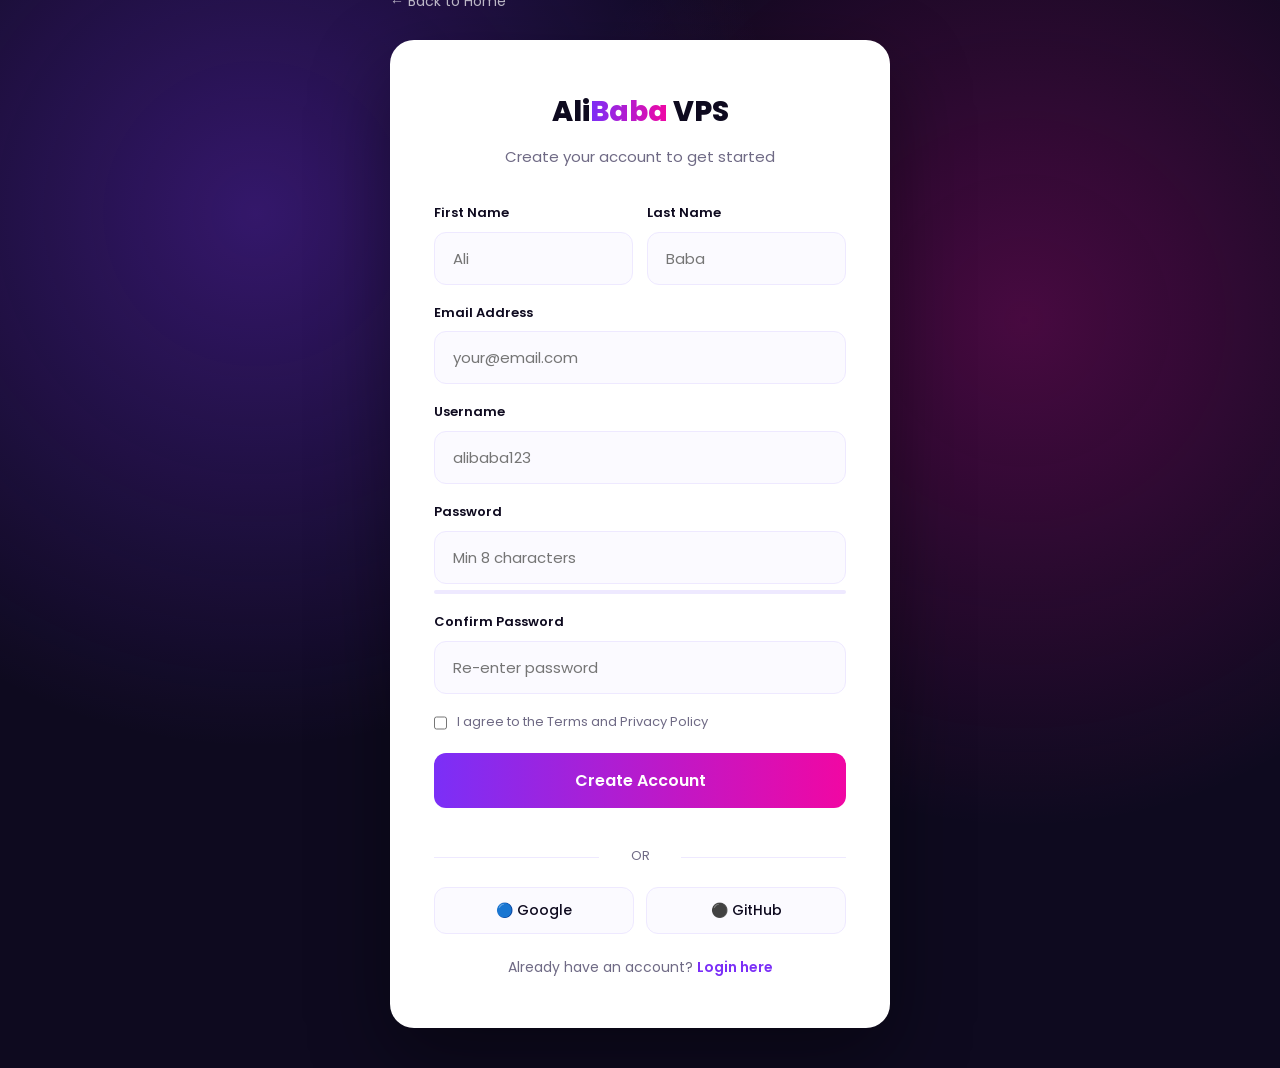
<file: signup.html>
<!DOCTYPE html>
<html lang="en">
<head>
<meta charset="UTF-8">
<meta name="viewport" content="width=device-width, initial-scale=1.0">
<title>Sign Up - Ali-Baba VPS</title>
<link rel="stylesheet" href="style.css">
<link href="https://fonts.googleapis.com/css2?family=Poppins:wght@300;400;500;600;700;800&display=swap" rel="stylesheet">
<style>
.auth-wrap{min-height:100vh;background:radial-gradient(circle at 20% 20%,rgba(123,47,247,.35),transparent 40%),radial-gradient(circle at 80% 30%,rgba(241,7,163,.25),transparent 40%),#0e0a1f;display:flex;align-items:center;justify-content:center;padding:40px 20px}
.auth-card{background:#fff;border-radius:24px;padding:50px 44px;width:100%;max-width:500px;box-shadow:0 30px 80px rgba(0,0,0,.4);position:relative}
.auth-logo{text-align:center;font-size:28px;font-weight:800;margin-bottom:10px;color:#0e0a1f}
.auth-logo span{background:linear-gradient(90deg,#7b2ff7,#f107a3);-webkit-background-clip:text;background-clip:text;-webkit-text-fill-color:transparent}
.auth-subtitle{text-align:center;color:#6f6a85;font-size:15px;margin-bottom:34px}
.form-row-2{display:flex;gap:14px}
.form-row-2 .form-group{flex:1}
.form-group{margin-bottom:18px}
.form-group label{display:block;font-size:13px;font-weight:600;color:#0e0a1f;margin-bottom:8px}
.form-group input{width:100%;padding:14px 18px;border:1.5px solid #eee9ff;border-radius:12px;font-family:inherit;font-size:15px;background:#fbfaff;color:#0e0a1f}
.form-group input:focus{outline:none;border-color:#7b2ff7;box-shadow:0 0 0 4px rgba(123,47,247,.1)}
.pwd-strength{height:4px;background:#eee9ff;border-radius:2px;margin-top:6px;overflow:hidden}
.pwd-bar{height:100%;width:0;background:linear-gradient(90deg,#7b2ff7,#f107a3);transition:.3s}
.terms{display:flex;gap:10px;margin-bottom:22px;font-size:13px;color:#6f6a85;line-height:1.5}
.terms input{margin-top:3px;accent-color:#7b2ff7}
.btn-auth{width:100%;padding:15px;background:linear-gradient(90deg,#7b2ff7,#f107a3);color:#fff;border:none;border-radius:12px;font-family:inherit;font-size:16px;font-weight:600;cursor:pointer;margin-bottom:18px}
.btn-auth:hover{transform:translateY(-2px);box-shadow:0 10px 25px rgba(123,47,247,.35)}
.divider{text-align:center;color:#6f6a85;font-size:13px;margin:20px 0;position:relative}
.divider:before,.divider:after{content:'';position:absolute;top:50%;width:40%;height:1px;background:#eee9ff}
.divider:before{left:0}.divider:after{right:0}
.social-btns{display:flex;gap:12px;margin-bottom:22px}
.social-btn{flex:1;padding:12px;background:#fbfaff;border:1.5px solid #eee9ff;border-radius:12px;font-family:inherit;font-size:14px;font-weight:500;cursor:pointer;color:#0e0a1f}
.auth-footer{text-align:center;color:#6f6a85;font-size:14px}
.auth-footer a{color:#7b2ff7;font-weight:600;text-decoration:none}
.back-home{position:absolute;top:-50px;left:0;color:rgba(255,255,255,.7);font-size:14px;text-decoration:none}
</style>
</head>
<body>
<div class="auth-wrap">
  <div class="auth-card">
    <a href="index.html" class="back-home">← Back to Home</a>
    <div class="auth-logo">Ali<span>Baba</span> VPS</div>
    <p class="auth-subtitle">Create your account to get started</p>
    <form onsubmit="event.preventDefault();if(document.getElementById('password').value!==document.getElementById('confirm').value){alert('Passwords do not match!');return}alert('Signup feature coming soon!')">
      <div class="form-row-2">
        <div class="form-group"><label>First Name</label><input type="text" placeholder="Ali" required></div>
        <div class="form-group"><label>Last Name</label><input type="text" placeholder="Baba" required></div>
      </div>
      <div class="form-group"><label>Email Address</label><input type="email" placeholder="your@email.com" required></div>
      <div class="form-group"><label>Username</label><input type="text" placeholder="alibaba123" required></div>
      <div class="form-group"><label>Password</label><input id="password" type="password" placeholder="Min 8 characters" required oninput="var v=this.value,s=0;if(v.length>=8)s+=25;if(/[A-Z]/.test(v))s+=25;if(/[0-9]/.test(v))s+=25;if(/[^A-Za-z0-9]/.test(v))s+=25;document.getElementById('pwdBar').style.width=s+'%'"><div class="pwd-strength"><div class="pwd-bar" id="pwdBar"></div></div></div>
      <div class="form-group"><label>Confirm Password</label><input id="confirm" type="password" placeholder="Re-enter password" required></div>
      <label class="terms"><input type="checkbox" required><span>I agree to the Terms and Privacy Policy</span></label>
      <button type="submit" class="btn-auth">Create Account</button>
    </form>
    <div class="divider">OR</div>
    <div class="social-btns"><button class="social-btn">🔵 Google</button><button class="social-btn">⚫ GitHub</button></div>
    <p class="auth-footer">Already have an account? <a href="login.html">Login here</a></p>
  </div>
</div>
</body>
</html>
</file>
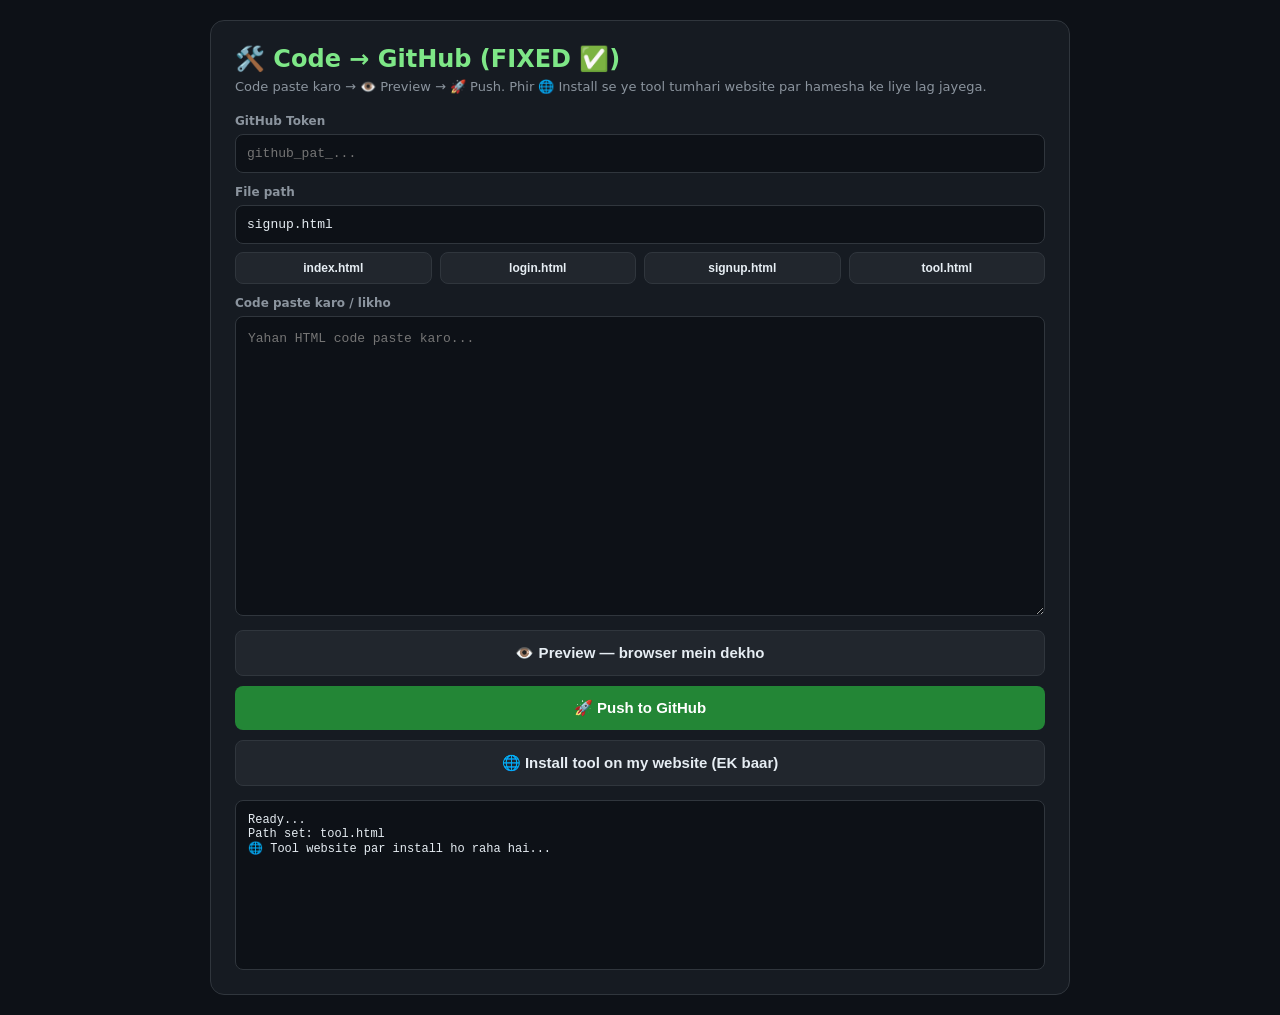
<file: tool.html>
<!DOCTYPE html>
<html lang="hi"><head>
<meta charset="UTF-8">
<title>Code → GitHub Tool (FIXED)</title>
<style>
*{box-sizing:border-box;margin:0;padding:0}
body{font-family:system-ui;background:#0d1117;color:#e6edf3;padding:20px}
.box{max-width:860px;margin:0 auto;background:#161b22;border:1px solid #30363d;border-radius:14px;padding:24px}
h1{font-size:24px;color:#7ee787;margin-bottom:4px}
p{color:#8b949e;font-size:13px;margin-bottom:16px;line-height:1.6}
label{display:block;font-size:12px;color:#8b949e;font-weight:700;margin:12px 0 6px}
input{width:100%;padding:11px;background:#0d1117;border:1px solid #30363d;border-radius:8px;color:#e6edf3;font-family:monospace;font-size:13px}
textarea{width:100%;min-height:300px;padding:12px;background:#0d1117;border:1px solid #30363d;border-radius:8px;color:#e6edf3;font-family:monospace;font-size:13px;line-height:1.5}
button{width:100%;padding:13px;border:none;border-radius:8px;font-weight:800;font-size:15px;cursor:pointer;margin-top:10px}
.primary{background:#238636;color:#fff}
.primary:hover{background:#2ea043}
.sec{background:#21262d;color:#e6edf3;border:1px solid #30363d}
.quick{display:flex;gap:8px;margin-top:8px}
.quick button{flex:1;padding:8px;font-size:12px;margin-top:0}
.log{margin-top:14px;background:#0d1117;border:1px solid #30363d;border-radius:8px;padding:12px;height:170px;overflow:auto;font-family:monospace;font-size:12px;white-space:pre-wrap}
.ok{color:#3fb950}.err{color:#f85149}.warn{color:#d29922}
</style>
</head>
<body>
<div class="box">
<h1>🛠️ Code → GitHub (FIXED ✅)</h1>
<p>Code paste karo → 👁️ Preview → 🚀 Push. Phir 🌐 Install se ye tool tumhari website par hamesha ke liye lag jayega.</p>

<label>GitHub Token</label>
<input id="token" type="password" placeholder="github_pat_...">

<label>File path</label>
<input id="path" value="signup.html">
<div class="quick">
<button class="sec" onclick="setPath('index.html')">index.html</button>
<button class="sec" onclick="setPath('login.html')">login.html</button>
<button class="sec" onclick="setPath('signup.html')">signup.html</button>
<button class="sec" onclick="setPath('tool.html')">tool.html</button>
</div>

<label>Code paste karo / likho</label>
<textarea id="code" spellcheck="false" placeholder="Yahan HTML code paste karo..."></textarea>

<button class="sec" onclick="preview()">👁️ Preview — browser mein dekho</button>
<button class="primary" onclick="push()">🚀 Push to GitHub</button>
<button class="sec" onclick="installSelf()">🌐 Install tool on my website (EK baar)</button>

<div id="log" class="log">Ready...<div class="">Path set: tool.html</div><div class="">🌐 Tool website par install ho raha hai...</div></div>
</div>

<script>
var OWNER="ikramullahk09800",REPO="Ali-Baba",BRANCH="main";
var logBox=document.getElementById("log");
window.onerror=function(m){log("❌ "+m,"err")};
document.getElementById("token").value=localStorage.getItem("ali_baba_token")||"";

function log(m,c){var d=document.createElement("div");d.className=c||"";d.textContent=m;logBox.appendChild(d);logBox.scrollTop=logBox.scrollHeight}
function tok(){var t=document.getElementById("token").value.trim();if(t)localStorage.setItem("ali_baba_token",t);return t||localStorage.getItem("ali_baba_token")||""}
function hdr(t){return{Authorization:"token "+t,Accept:"application/vnd.github.v3+json"}}
function enc(p){return p.split("/").map(encodeURIComponent).join("/")}
function setPath(p){document.getElementById("path").value=p;log("Path set: "+p)}

function preview(){
  var b=new Blob([document.getElementById("code").value],{type:"text/html"});
  window.open(URL.createObjectURL(b));
  log("👁️ Preview naye tab mein khula","ok");
}

async function pushFile(path,content,token,msg){
  var sha=null;
  var gr=await fetch("https://api.github.com/repos/"+OWNER+"/"+REPO+"/contents/"+enc(path)+"?ref="+BRANCH,{headers:hdr(token)});
  if(gr.ok)sha=(await gr.json()).sha;
  var body={message:msg,content:btoa(unescape(encodeURIComponent(content))),branch:BRANCH};
  if(sha)body.sha=sha;
  var ph=hdr(token);
  ph["Content-Type"]="application/json";
  var pr=await fetch("https://api.github.com/repos/"+OWNER+"/"+REPO+"/contents/"+enc(path),{method:"PUT",headers:ph,body:JSON.stringify(body)});
  var pd=await pr.json();
  if(!pr.ok)throw new Error(pd.message||("HTTP "+pr.status));
  return sha?"UPDATE":"CREATE";
}

async function push(){
  var t=tok();if(!t){log("❌ Token do!","err");return}
  var p=document.getElementById("path").value.trim();
  var c=document.getElementById("code").value;
  if(!p||!c){log("❌ Path aur code dono chahiye!","err");return}
  log("📤 "+p+" push ho raha hai...");
  try{
    var act=await pushFile(p,c,t,"Update "+p+" via Code Tool");
    log("✅ "+p+" GitHub par "+act+" ho gayi!","ok");
    log("🔗 https://"+OWNER+".github.io/"+REPO+"/"+p,"ok");
  }catch(e){log("❌ "+e.message,"err")}
}

async function installSelf(){
  var t=tok();if(!t){log("❌ Token do!","err");return}
  log("🌐 Tool website par install ho raha hai...");
  var html="<!DOCTYPE html>\n"+document.documentElement.outerHTML;
  try{
    await pushFile("tool.html",html,t,"Install Code Tool on website");
    log("✅ Tool install ho gaya!","ok");
    log("");
    log("🎉 AB KABHI FILE SAVE NAHI — ye link bookmark karo:","warn");
    log("🔗 https://"+OWNER+".github.io/"+REPO+"/tool.html","ok");
    log("(Website par token EK baar dena hoga, phir saved)","warn");
  }catch(e){log("❌ "+e.message,"err")}
}
</script>

</body></html>
</file>
<file: style.css>
/* ============ RESET & BASE ============ */
* { margin:0; padding:0; box-sizing:border-box; }
html { scroll-behavior:smooth; }
body { font-family:'Poppins',sans-serif; color:#2b2440; background:#f7f5ff; line-height:1.6; overflow-x:hidden; }
a { text-decoration:none; color:inherit; }
ul { list-style:none; }
:root {
  --primary:#7b2ff7; --accent:#f107a3;
  --grad:linear-gradient(90deg,#7b2ff7,#f107a3);
  --dark:#0e0a1f; --dark2:#1a1433; --muted:#6f6a85;
}
.grad { background:var(--grad); -webkit-background-clip:text; background-clip:text; -webkit-text-fill-color:transparent; color:transparent; }
.btn { display:inline-block; padding:14px 30px; border-radius:50px; font-weight:600; font-size:15px; transition:all .3s ease; cursor:pointer; border:none; }
.btn-primary { background:var(--grad); color:#fff; box-shadow:0 8px 25px rgba(123,47,247,.35); }
.btn-primary:hover { transform:translateY(-3px); box-shadow:0 12px 30px rgba(241,7,163,.4); }
.btn-ghost { background:transparent; color:#fff; border:2px solid rgba(255,255,255,.3); }
.btn-ghost:hover { border-color:#fff; }
.btn-outline { background:transparent; border:2px solid var(--primary); color:var(--primary); }
.btn-outline:hover { background:var(--primary); color:#fff; }
.btn-white { background:#fff; color:var(--primary); }
.btn-white:hover { transform:translateY(-3px); }
.btn-nav { background:var(--grad); color:#fff; padding:10px 24px; }

/* ============ HEADER ============ */
header { position:sticky; top:0; z-index:100; background:rgba(14,10,31,.85); backdrop-filter:blur(12px); }
.nav { max-width:1200px; margin:0 auto; display:flex; align-items:center; justify-content:space-between; padding:18px 24px; }
.logo { font-size:24px; font-weight:800; color:#fff; }
.logo span { background:var(--grad); -webkit-background-clip:text; background-clip:text; -webkit-text-fill-color:transparent; }
.nav-links { display:flex; gap:32px; }
.nav-links a { color:rgba(255,255,255,.8); font-weight:500; font-size:15px; transition:color .3s; }
.nav-links a:hover { color:#fff; }

/* ============ HERO ============ */
.hero { background:radial-gradient(circle at 20% 20%, rgba(123,47,247,.35), transparent 40%), radial-gradient(circle at 80% 30%, rgba(241,7,163,.25), transparent 40%), var(--dark); color:#fff; padding:90px 24px 110px; }
.hero-inner { max-width:1200px; margin:0 auto; display:grid; grid-template-columns:1.2fr .8fr; gap:60px; align-items:center; }
.hero-badge { display:inline-block; padding:8px 18px; border-radius:50px; background:rgba(123,47,247,.2); border:1px solid rgba(123,47,247,.5); font-size:13px; font-weight:500; margin-bottom:22px; }
.hero h1 { font-size:52px; line-height:1.15; font-weight:800; margin-bottom:20px; }
.hero p { color:rgba(255,255,255,.7); font-size:17px; max-width:560px; margin-bottom:32px; }
.hero-buttons { display:flex; gap:16px; margin-bottom:48px; }
.hero-stats { display:flex; gap:40px; }
.stat h3 { font-size:26px; font-weight:800; background:var(--grad); -webkit-background-clip:text; background-clip:text; -webkit-text-fill-color:transparent; }
.stat p { font-size:13px; color:rgba(255,255,255,.6); margin:0; }
.hero-visual { position:relative; display:flex; justify-content:center; }
.server { width:300px; background:var(--dark2); border:1px solid rgba(123,47,247,.4); border-radius:18px; padding:22px; display:flex; flex-direction:column; gap:14px; box-shadow:0 25px 60px rgba(0,0,0,.5); }
.server-row { display:flex; align-items:center; gap:10px; background:rgba(255,255,255,.04); border-radius:10px; padding:14px; }
.led { width:10px; height:10px; border-radius:50%; background:var(--accent); box-shadow:0 0 10px var(--accent); animation:blink 1.2s infinite; }
.led.green { background:#22e58c; box-shadow:0 0 10px #22e58c; animation-delay:.4s; }
@keyframes blink { 50% { opacity:.3; } }
.bars { display:flex; gap:6px; margin-left:auto; }
.bars i { width:26px; height:6px; border-radius:3px; background:rgba(123,47,247,.6); }
.float-card { position:absolute; background:#fff; color:var(--dark); padding:12px 20px; border-radius:12px; font-weight:600; font-size:14px; box-shadow:0 15px 35px rgba(0,0,0,.3); animation:float 4s ease-in-out infinite; }
.fc1 { top:-18px; left:-10px; }
.fc2 { bottom:-18px; right:-10px; animation-delay:1.5s; }
@keyframes float { 50% { transform:translateY(-12px); } }

/* ============ SECTION HEAD ============ */
.section-head { text-align:center; max-width:700px; margin:0 auto 60px; }
.tag { display:inline-block; padding:6px 16px; border-radius:50px; background:rgba(123,47,247,.1); color:var(--primary); font-size:13px; font-weight:600; margin-bottom:14px; }
.section-head h2 { font-size:38px; font-weight:800; color:var(--dark); margin-bottom:12px; }
.section-head p { color:var(--muted); }

/* ============ FEATURES ============ */
.features { padding:100px 24px; background:#fff; }
.cards { max-width:1200px; margin:0 auto; display:grid; grid-template-columns:repeat(auto-fit,minmax(300px,1fr)); gap:28px; }
.card { background:#fbfaff; border:1px solid #eee9ff; border-radius:18px; padding:36px 30px; transition:all .35s ease; }
.card:hover { transform:translateY(-10px); box-shadow:0 20px 45px rgba(123,47,247,.15); border-color:transparent; }
.card .icon { width:60px; height:60px; border-radius:14px; background:var(--grad); display:flex; align-items:center; justify-content:center; font-size:26px; margin-bottom:22px; }
.card h3 { font-size:20px; font-weight:700; margin-bottom:10px; color:var(--dark); }
.card p { color:var(--muted); font-size:15px; }

/* ============ DOMAINS ============ */
.domains { padding:100px 24px; background:var(--dark); }
.domains .section-head h2 { color:#fff; }
.domain-search { max-width:640px; margin:0 auto 50px; display:flex; background:#fff; border-radius:50px; padding:6px; box-shadow:0 20px 50px rgba(0,0,0,.4); }
.domain-search input { flex:1; border:none; outline:none; padding:14px 24px; font-size:15px; font-family:inherit; border-radius:50px; }
.domain-prices { display:flex; flex-wrap:wrap; justify-content:center; gap:20px; }
.tld { background:var(--dark2); border:1px solid rgba(123,47,247,.4); border-radius:14px; padding:20px 34px; text-align:center; transition:all .3s; }
.tld:hover { transform:translateY(-6px); border-color:var(--accent); }
.tld h4 { color:#fff; font-size:20px; font-weight:700; }
.tld p { color:var(--accent); font-weight:700; margin-top:4px; }
.tld p span { color:rgba(255,255,255,.5); font-weight:400; font-size:12px; }

/* ============ PRICING ============ */
.pricing { padding:100px 24px; background:#fff; }
.billing-toggle { display:flex; justify-content:center; gap:8px; background:#f2eeff; border-radius:50px; width:max-content; margin:0 auto 50px; padding:6px; }
.toggle-btn { border:none; background:transparent; padding:12px 28px; border-radius:50px; font-family:inherit; font-weight:600; font-size:14px; color:var(--muted); cursor:pointer; transition:all .3s; }
.toggle-btn em { font-style:normal; color:var(--accent); font-size:12px; margin-left:6px; }
.toggle-btn.active { background:var(--grad); color:#fff; box-shadow:0 6px 18px rgba(123,47,247,.35); }
.toggle-btn.active em { color:#ffd7ec; }
.pricing-cards { display:flex; flex-wrap:wrap; justify-content:center; gap:30px; max-width:1100px; margin:0 auto; }
.price-card { position:relative; background:#fbfaff; border:1px solid #eee9ff; border-radius:20px; padding:44px 36px; width:320px; text-align:center; transition:all .35s; }
.price-card:hover { transform:translateY(-10px); box-shadow:0 20px 45px rgba(123,47,247,.15); }
.price-card h3 { font-size:20px; font-weight:700; color:var(--dark); margin-bottom:14px; }
.price { font-size:46px; font-weight:800; color:var(--dark); margin-bottom:26px; }
.price .per { font-size:15px; font-weight:400; color:var(--muted); }
.price-card ul { margin-bottom:30px; }
.price-card ul li { padding:11px 0; border-bottom:1px solid #efeaff; color:var(--muted); font-size:15px; }
.price-card ul li:last-child { border:none; }
.price-card.popular { background:var(--grad); border:none; transform:scale(1.05); }
.price-card.popular:hover { transform:scale(1.05) translateY(-10px); }
.price-card.popular h3, .price-card.popular .price { color:#fff; }
.price-card.popular .per { color:rgba(255,255,255,.7); }
.price-card.popular ul li { color:rgba(255,255,255,.85); border-color:rgba(255,255,255,.2); }
.badge { position:absolute; top:-14px; left:50%; transform:translateX(-50%); background:#ff5c00; color:#fff; padding:5px 18px; border-radius:50px; font-size:12px; font-weight:700; letter-spacing:1px; }

/* ============ GUARANTEE ============ */
.guarantee { background:var(--dark); padding:70px 24px; }
.guarantee-inner { max-width:1000px; margin:0 auto; display:flex; align-items:center; justify-content:space-between; gap:40px; flex-wrap:wrap; }
.guarantee h2 { color:#fff; font-size:30px; font-weight:800; margin-bottom:10px; }
.guarantee p { color:rgba(255,255,255,.65); max-width:600px; }

/* ============ SPEED ============ */
.speed { padding:90px 24px; background:#fff; }
.speed-list { display:flex; flex-wrap:wrap; justify-content:center; gap:26px; max-width:1100px; margin:0 auto; }
.speed-item { background:#fbfaff; border:1px solid #eee9ff; border-radius:16px; padding:30px 40px; text-align:center; transition:all .3s; }
.speed-item:hover { transform:translateY(-8px); border-color:var(--primary); }
.s-icon { font-size:34px; margin-bottom:12px; }
.speed-item p { font-weight:600; color:var(--dark); }

/* ============ TESTIMONIALS ============ */
.testimonials { padding:100px 24px; background:var(--dark); }
.testimonials .section-head h2 { color:#fff; }
.t-cards { display:grid; grid-template-columns:repeat(auto-fit,minmax(300px,1fr)); gap:28px; max-width:1200px; margin:0 auto; }
.t-card { background:var(--dark2); border:1px solid rgba(123,47,247,.3); border-radius:18px; padding:34px 30px; }
.stars { color:#ffb400; font-size:18px; letter-spacing:3px; margin-bottom:16px; }
.t-card p { color:rgba(255,255,255,.75); font-size:15px; margin-bottom:20px; }
.t-card h4 { color:#fff; font-weight:700; }
.t-card h4 span { color:var(--accent); font-weight:400; font-size:13px; }

/* ============ FAQ ============ */
.faq { padding:100px 24px; background:#fff; }
.faq-list { max-width:800px; margin:0 auto; }
details { background:#fbfaff; border:1px solid #eee9ff; border-radius:14px; margin-bottom:14px; overflow:hidden; }
summary { cursor:pointer; padding:20px 26px; font-weight:600; color:var(--dark); list-style:none; position:relative; }
summary::-webkit-details-marker { display:none; }
summary::after { content:'+'; position:absolute; right:24px; top:50%; transform:translateY(-50%); font-size:22px; color:var(--primary); }
details[open] summary::after { content:'-'; }
details p { padding:0 26px 22px; color:var(--muted); font-size:15px; }
details[open] { border-color:var(--primary); }

/* ============ FOOTER ============ */
footer { background:var(--dark); color:#fff; padding:70px 24px 0; }
.footer-grid { max-width:1200px; margin:0 auto; display:grid; grid-template-columns:2fr 1fr 1fr 1.4fr; gap:40px; padding-bottom:50px; }
.footer-logo { font-size:22px; }
footer p { color:rgba(255,255,255,.6); font-size:14px; margin-top:14px; }
footer h4 { font-size:16px; margin-bottom:18px; }
footer ul li { margin-bottom:10px; }
footer ul a { color:rgba(255,255,255,.6); font-size:14px; transition:color .3s; }
footer ul a:hover { color:var(--accent); }
.newsletter { display:flex; background:var(--dark2); border-radius:50px; padding:5px; }
.newsletter input { flex:1; background:transparent; border:none; outline:none; color:#fff; padding:10px 18px; font-family:inherit; font-size:14px; }
.footer-bottom { border-top:1px solid rgba(255,255,255,.1); padding:22px 0; text-align:center; }
.footer-bottom p { margin:0; }

/* ============ RESPONSIVE ============ */
@media (max-width:900px){
  .hero-inner { grid-template-columns:1fr; }
  .hero-visual { display:none; }
  .nav-links { display:none; }
  .hero h1 { font-size:38px; }
  .footer-grid { grid-template-columns:1fr 1fr; }
  .price-card.popular { transform:scale(1); }
}
@media (max-width:560px){
  .hero h1 { font-size:30px; }
  .hero-stats { flex-wrap:wrap; gap:24px; }
  .footer-grid { grid-template-columns:1fr; }
  .guarantee-inner { justify-content:center; text-align:center; }
}
</file>
